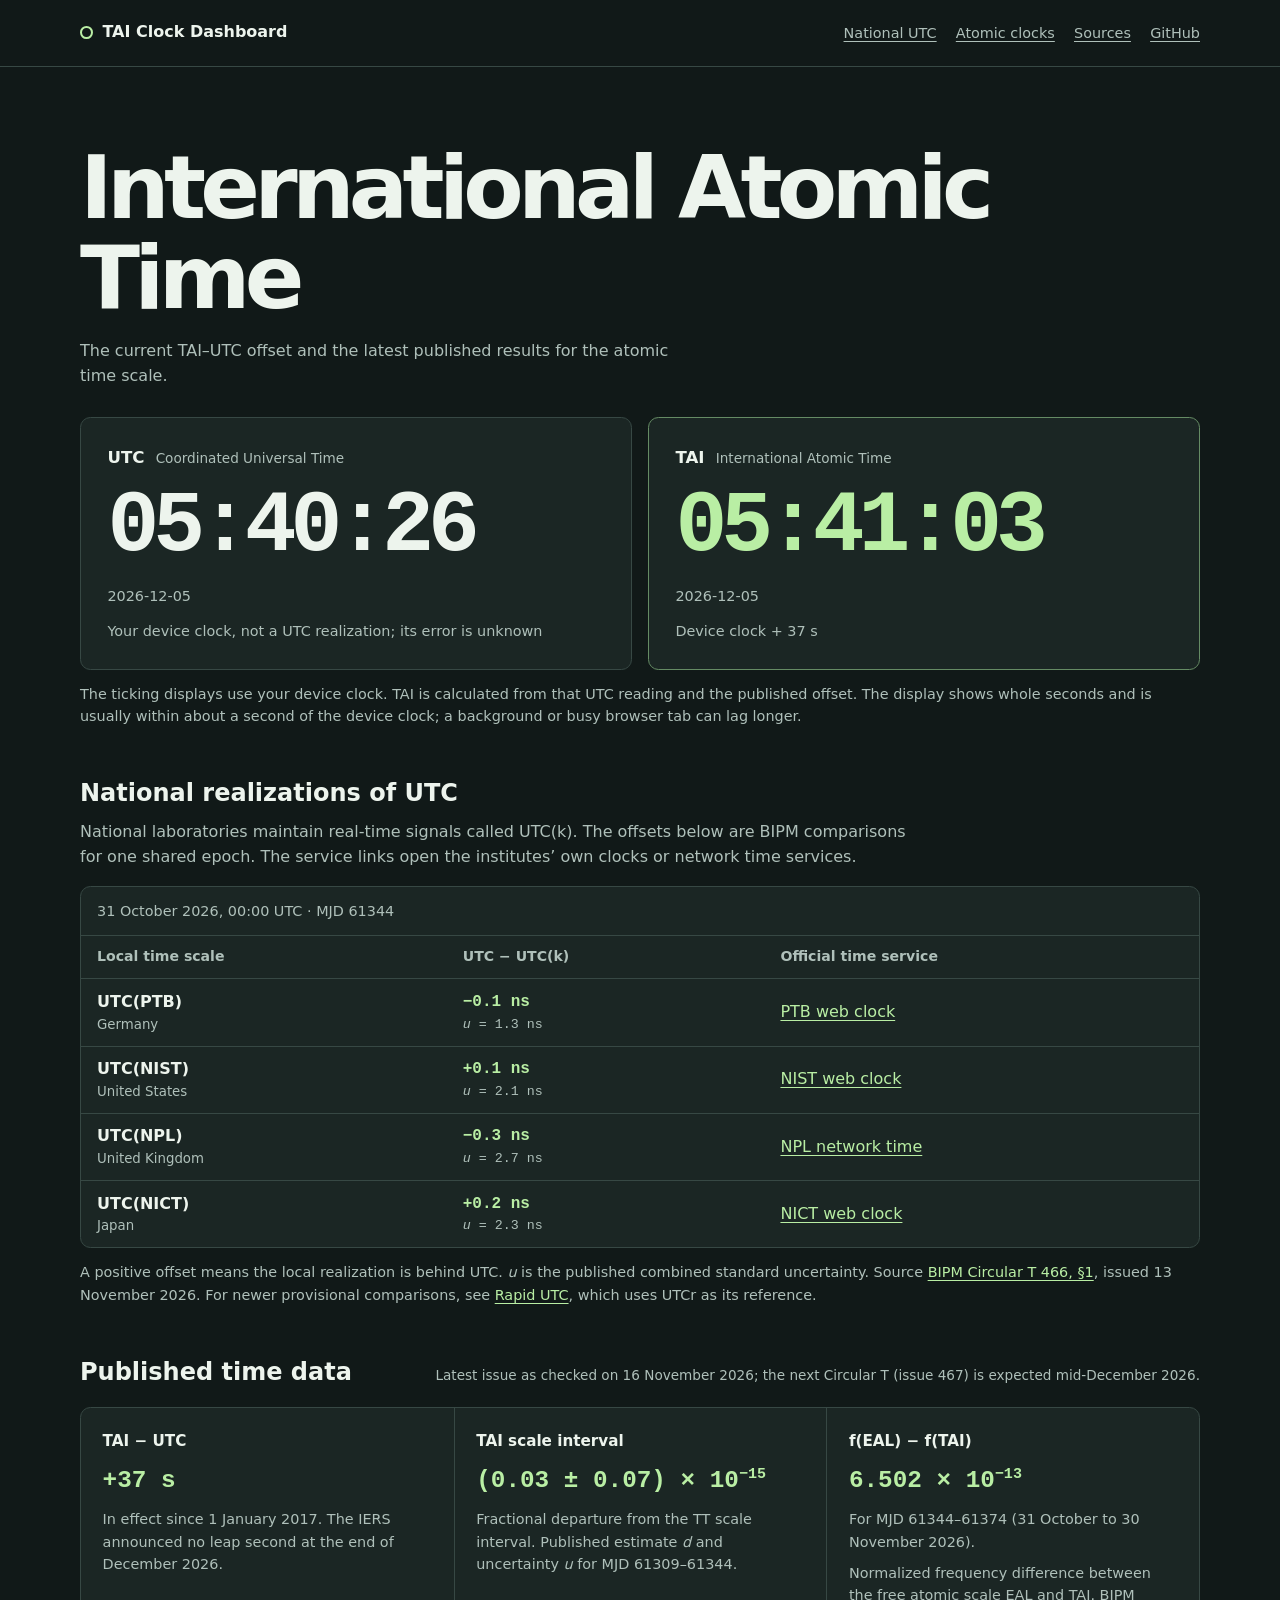
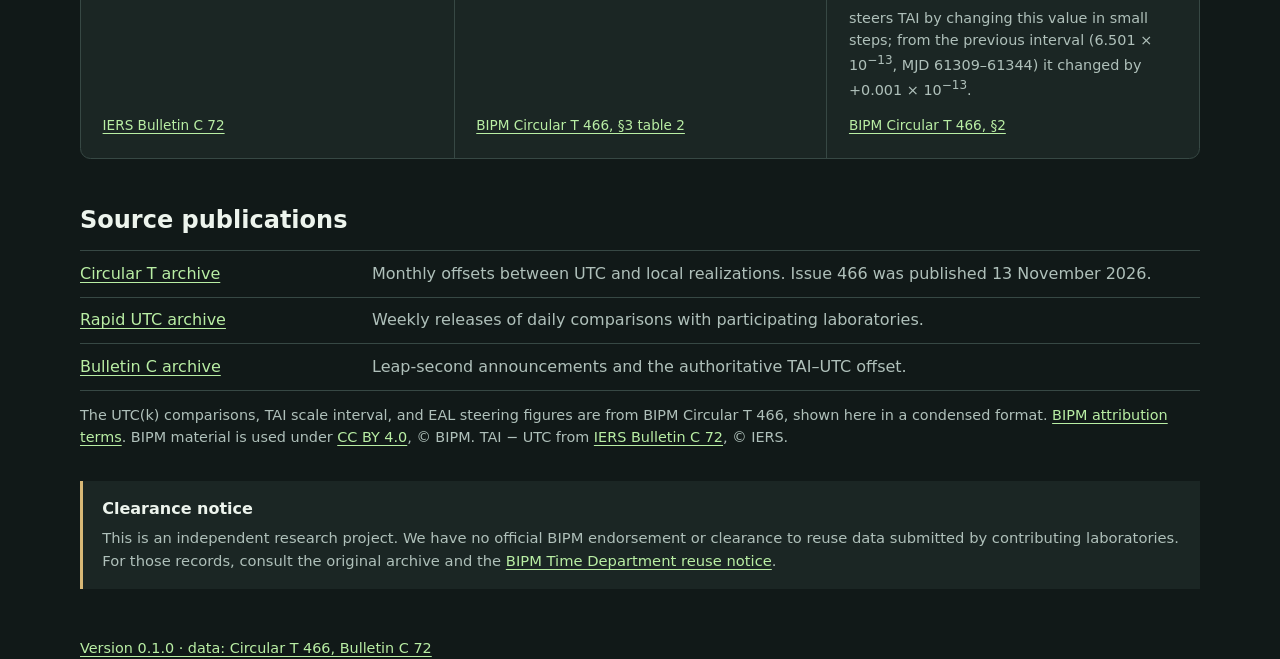
<file: public/index.html>
<!doctype html>
<html lang="en">
<head>
  <meta charset="utf-8">
  <meta name="viewport" content="width=device-width, initial-scale=1">
  <meta name="description" content="Device-clock estimates of UTC and TAI, with published International Atomic Time results and source links.">
  <title>TAI Clock Dashboard</title>
  <link rel="stylesheet" href="./styles.css">
  <script type="module" src="./clock.mjs"></script>
</head>
<body>
  <header class="topbar">
    <div class="wrap header-inner">
      <a href="./" class="brand"><span class="brand-mark" aria-hidden="true"></span>TAI Clock Dashboard</a>
      <nav aria-label="Page links">
        <a href="#national-utc">National UTC</a>
        <a href="./clocks.html">Atomic clocks</a>
        <a href="#sources">Sources</a>
        <a href="https://github.com/uwarring82/tai-clock-dashboard">GitHub</a>
      </nav>
    </div>
  </header>
  <main class="wrap">
    <section class="hero" aria-labelledby="title">
      <h1 id="title">International Atomic Time</h1>
      <p class="subtitle">The current TAI–UTC offset and the latest published results for the atomic time scale.</p>
      <div class="clocks">
        <div class="clock">
          <h2>UTC <span>Coordinated Universal Time</span></h2>
          <p class="digits" id="utc-time">--:--:--</p>
          <p class="clock-date" id="utc-date">Device clock</p>
          <p class="clock-note">Your device clock, not a UTC realization; its error is unknown</p>
        </div>
        <div class="clock tai">
          <h2>TAI <span>International Atomic Time</span></h2>
          <p class="digits" id="tai-time">--:--:--</p>
          <p class="clock-date" id="tai-date">UTC + 37 s</p>
          <p class="clock-note">Device clock + 37 s</p>
        </div>
      </div>
      <p class="clock-note">The ticking displays use your device clock. TAI is calculated from that UTC reading and the published offset. The display shows whole seconds and is usually within about a second of the device clock; a background or busy browser tab can lag longer.</p>
      <noscript><p class="clock-note">Enable JavaScript to see the ticking displays.</p></noscript>
    </section>

    <section class="national-utc" aria-labelledby="national-utc">
      <h2 id="national-utc">National realizations of UTC</h2>
      <p class="section-note">National laboratories maintain real-time signals called UTC(k). The offsets below are BIPM comparisons for one shared epoch. The service links open the institutes’ own clocks or network time services.</p>
      <div class="utc-table-wrap">
        <table class="utc-table">
          <caption><time datetime="2026-10-31T00:00:00Z">31 October 2026, 00:00 UTC</time> · MJD 61344</caption>
          <thead>
            <tr>
              <th scope="col">Local time scale</th>
              <th scope="col">UTC − UTC(k)</th>
              <th scope="col">Official time service</th>
            </tr>
          </thead>
          <tbody>
            <tr>
              <th scope="row">UTC(PTB)<small>Germany</small></th>
              <td class="utc-offset"><strong>−0.1 ns</strong><small><var>u</var> = 1.3 ns</small></td>
              <td><a href="https://uhr.ptb.de/">PTB web clock</a></td>
            </tr>
            <tr>
              <th scope="row">UTC(NIST)<small>United States</small></th>
              <td class="utc-offset"><strong>+0.1 ns</strong><small><var>u</var> = 2.1 ns</small></td>
              <td><a href="https://timegov.nist.gov/">NIST web clock</a></td>
            </tr>
            <tr>
              <th scope="row">UTC(NPL)<small>United Kingdom</small></th>
              <td class="utc-offset"><strong>−0.3 ns</strong><small><var>u</var> = 2.7 ns</small></td>
              <td><a href="https://www.npl.co.uk/products-services/time-frequency/network-time-protocol">NPL network time</a></td>
            </tr>
            <tr>
              <th scope="row">UTC(NICT)<small>Japan</small></th>
              <td class="utc-offset"><strong>+0.2 ns</strong><small><var>u</var> = 2.3 ns</small></td>
              <td><a href="https://www.nict.go.jp/JST/JST5.html">NICT web clock</a></td>
            </tr>
          </tbody>
        </table>
      </div>
      <p class="clock-note">A positive offset means the local realization is behind UTC. <var>u</var> is the published combined standard uncertainty. Source <a href="https://webtai.bipm.org/ftp/pub/tai/Circular-T/cirthtm/cirt.466.html">BIPM Circular T 466, §1</a>, issued <time datetime="2026-11-13">13 November 2026</time>. For newer provisional comparisons, see <a href="https://www.bipm.org/en/time-ftp/utcr">Rapid UTC</a>, which uses UTCr as its reference.</p>
    </section>

    <section class="results" aria-labelledby="results-title">
      <div class="section-heading">
        <h2 id="results-title">Published time data</h2>
        <p>Latest issue as checked on <time datetime="2026-11-16">16 November 2026</time>; the next Circular T (issue 467) is expected mid-December 2026.</p>
      </div>
      <div class="metrics">
        <article>
          <h3>TAI − UTC</h3>
          <p class="value" id="tai-offset" data-seconds="37"
             data-start="2017-01-01T00:00:00Z" data-end="2027-07-01T00:00:00Z">+37 <span>s</span></p>
          <p>In effect since 1 January 2017. The IERS announced no leap second at the end of December 2026.</p>
          <a href="https://datacenter.iers.org/data/html/bulletinc-072.html">IERS Bulletin C 72</a>
        </article>
        <article>
          <h3>TAI scale interval</h3>
          <p class="value">(0.03 ± 0.07) × 10<sup>−15</sup></p>
          <p>Fractional departure from the TT scale interval. Published estimate <var>d</var> and uncertainty <var>u</var> for MJD 61309–61344.</p>
          <a href="https://webtai.bipm.org/ftp/pub/tai/Circular-T/cirthtm/cirt.466.html">BIPM Circular T 466, §3 table 2</a>
        </article>
        <article>
          <h3>f(EAL) − f(TAI)</h3>
          <p class="value">6.502 × 10<sup>−13</sup></p>
          <p>For MJD 61344–61374 (31 October to 30 November 2026).</p>
          <p>Normalized frequency difference between the free atomic scale EAL and TAI. BIPM steers TAI by changing this value in small steps; from the previous interval (6.501 × 10<sup>−13</sup>, MJD 61309–61344) it changed by +0.001 × 10<sup>−13</sup>.</p>
          <a href="https://webtai.bipm.org/ftp/pub/tai/Circular-T/cirthtm/cirt.466.html">BIPM Circular T 466, §2</a>
        </article>
      </div>
    </section>

    <section class="sources" aria-labelledby="sources">
      <h2 id="sources">Source publications</h2>
      <ul>
        <li><a href="https://www.bipm.org/en/time-ftp/circular-t">Circular T archive</a><span>Monthly offsets between UTC and local realizations. Issue 466 was published 13 November 2026.</span></li>
        <li><a href="https://www.bipm.org/en/time-ftp/utcr">Rapid UTC archive</a><span>Weekly releases of daily comparisons with participating laboratories.</span></li>
        <li><a href="https://datacenter.iers.org/availableVersions.php?id=16">Bulletin C archive</a><span>Leap-second announcements and the authoritative TAI–UTC offset.</span></li>
      </ul>
      <p class="attribution">The UTC(k) comparisons, TAI scale interval, and EAL steering figures are from BIPM Circular T 466, shown here in a condensed format. <a href="https://www.bipm.org/en/copyright">BIPM attribution terms</a>. BIPM material is used under <a href="https://creativecommons.org/licenses/by/4.0/">CC BY 4.0</a>, © BIPM. TAI − UTC from <a href="https://datacenter.iers.org/data/html/bulletinc-072.html">IERS Bulletin C 72</a>, © IERS.</p>
    </section>

    <aside class="notice" aria-labelledby="notice-title">
      <h2 id="notice-title">Clearance notice</h2>
      <p>This is an independent research project. We have no official BIPM endorsement or clearance to reuse data submitted by contributing laboratories. For those records, consult the original archive and the <a href="https://www.bipm.org/en/time-ftp">BIPM Time Department reuse notice</a>.</p>
    </aside>
  </main>
  <footer class="wrap">
    <p class="attribution"><a href="https://github.com/uwarring82/tai-clock-dashboard/releases/tag/v0.1.0">Version 0.1.0 · data: Circular T 466, Bulletin C 72</a></p>
  </footer>
</body>
</html>
</file>
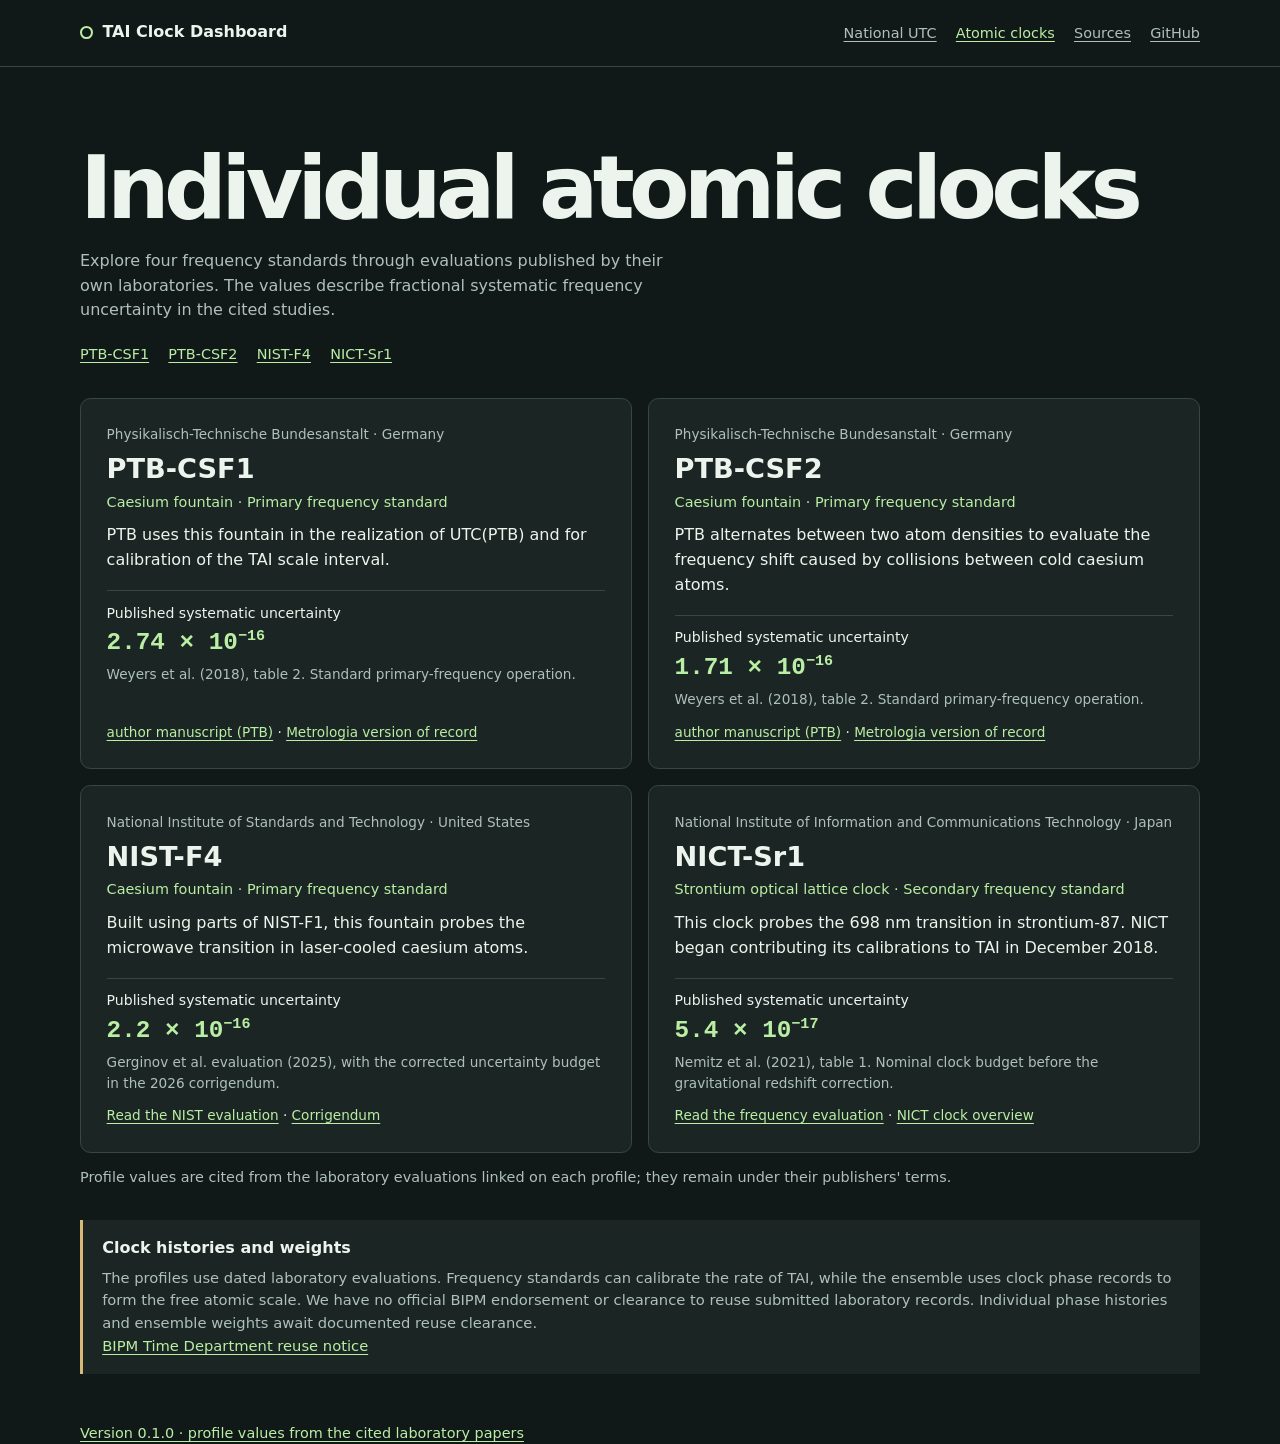
<file: public/clocks.html>
<!doctype html>
<html lang="en">
<head>
  <meta charset="utf-8">
  <meta name="viewport" content="width=device-width, initial-scale=1">
  <meta name="description" content="Individual atomic clock profiles and published frequency evaluations from PTB, NIST, and NICT.">
  <title>Individual Atomic Clocks · TAI Clock Dashboard</title>
  <link rel="stylesheet" href="./styles.css">
</head>
<body>
  <header class="topbar">
    <div class="wrap header-inner">
      <a href="./" class="brand"><span class="brand-mark" aria-hidden="true"></span>TAI Clock Dashboard</a>
      <nav aria-label="Page links">
        <a href="./#national-utc">National UTC</a>
        <a href="./clocks.html" aria-current="page">Atomic clocks</a>
        <a href="./#sources">Sources</a>
        <a href="https://github.com/uwarring82/tai-clock-dashboard">GitHub</a>
      </nav>
    </div>
  </header>

  <main class="wrap">
    <section class="hero directory-hero" aria-labelledby="page-title">
      <h1 id="page-title">Individual atomic clocks</h1>
      <p class="subtitle">Explore four frequency standards through evaluations published by their own laboratories. The values describe fractional systematic frequency uncertainty in the cited studies.</p>
      <nav class="directory-nav" aria-label="Jump to an instrument">
        <a href="#ptb-csf1">PTB-CSF1</a>
        <a href="#ptb-csf2">PTB-CSF2</a>
        <a href="#nist-f4">NIST-F4</a>
        <a href="#nict-sr1">NICT-Sr1</a>
      </nav>
    </section>

    <section class="clock-directory" aria-label="Clock profiles">
      <article id="ptb-csf1" class="clock-profile" aria-labelledby="ptb-csf1-name">
        <p class="profile-lab">Physikalisch-Technische Bundesanstalt · Germany</p>
        <h2 id="ptb-csf1-name">PTB-CSF1</h2>
        <p class="profile-role">Caesium fountain · Primary frequency standard</p>
        <p class="profile-detail">PTB uses this fountain in the realization of UTC(PTB) and for calibration of the TAI scale interval.</p>
        <dl>
          <dt>Published systematic uncertainty</dt>
          <dd class="value">2.74 × 10<sup>−16</sup></dd>
        </dl>
        <p class="profile-context">Weyers et al. (2018), table 2. Standard primary-frequency operation.</p>
        <p class="profile-source"><a href="https://www.ptb.de/cms/fileadmin/internet/fachabteilungen/abteilung_4/4.4_zeit_und_frequenz/2018_Weyers_Metrologia__Advances_in_the_accuracy__stability__and_reliability_of_the_PTB_primary_fountain_clocks.pdf">author manuscript (PTB)</a> · <a href="https://doi.org/10.1088/1681-7575/aae008">Metrologia version of record</a></p>
      </article>

      <article id="ptb-csf2" class="clock-profile" aria-labelledby="ptb-csf2-name">
        <p class="profile-lab">Physikalisch-Technische Bundesanstalt · Germany</p>
        <h2 id="ptb-csf2-name">PTB-CSF2</h2>
        <p class="profile-role">Caesium fountain · Primary frequency standard</p>
        <p class="profile-detail">PTB alternates between two atom densities to evaluate the frequency shift caused by collisions between cold caesium atoms.</p>
        <dl>
          <dt>Published systematic uncertainty</dt>
          <dd class="value">1.71 × 10<sup>−16</sup></dd>
        </dl>
        <p class="profile-context">Weyers et al. (2018), table 2. Standard primary-frequency operation.</p>
        <p class="profile-source"><a href="https://www.ptb.de/cms/fileadmin/internet/fachabteilungen/abteilung_4/4.4_zeit_und_frequenz/2018_Weyers_Metrologia__Advances_in_the_accuracy__stability__and_reliability_of_the_PTB_primary_fountain_clocks.pdf">author manuscript (PTB)</a> · <a href="https://doi.org/10.1088/1681-7575/aae008">Metrologia version of record</a></p>
      </article>

      <article id="nist-f4" class="clock-profile" aria-labelledby="nist-f4-name">
        <p class="profile-lab">National Institute of Standards and Technology · United States</p>
        <h2 id="nist-f4-name">NIST-F4</h2>
        <p class="profile-role">Caesium fountain · Primary frequency standard</p>
        <p class="profile-detail">Built using parts of NIST-F1, this fountain probes the microwave transition in laser-cooled caesium atoms.</p>
        <dl>
          <dt>Published systematic uncertainty</dt>
          <dd class="value">2.2 × 10<sup>−16</sup></dd>
        </dl>
        <p class="profile-context">Gerginov et al. evaluation (2025), with the corrected uncertainty budget in the 2026 corrigendum.</p>
        <p class="profile-source"><a href="https://doi.org/10.1088/1681-7575/adc7bd">Read the NIST evaluation</a> · <a href="https://doi.org/10.1088/1681-7575/ae382e">Corrigendum</a></p>
      </article>

      <article id="nict-sr1" class="clock-profile" aria-labelledby="nict-sr1-name">
        <p class="profile-lab">National Institute of Information and Communications Technology · Japan</p>
        <h2 id="nict-sr1-name">NICT-Sr1</h2>
        <p class="profile-role">Strontium optical lattice clock · Secondary frequency standard</p>
        <p class="profile-detail">This clock probes the 698 nm transition in strontium-87. NICT began contributing its calibrations to TAI in December 2018.</p>
        <dl>
          <dt>Published systematic uncertainty</dt>
          <dd class="value">5.4 × 10<sup>−17</sup></dd>
        </dl>
        <p class="profile-context">Nemitz et al. (2021), table 1. Nominal clock budget before the gravitational redshift correction.</p>
        <p class="profile-source"><a href="https://doi.org/10.1088/1681-7575/abc232">Read the frequency evaluation</a> · <a href="https://www.nict.go.jp/en/sts/optical_lattice_clock.html">NICT clock overview</a></p>
      </article>
    </section>

    <p class="attribution">Profile values are cited from the laboratory evaluations linked on each profile; they remain under their publishers' terms.</p>

    <aside class="notice" aria-labelledby="notice-title">
      <h2 id="notice-title">Clock histories and weights</h2>
      <p>The profiles use dated laboratory evaluations. Frequency standards can calibrate the rate of TAI, while the ensemble uses clock phase records to form the free atomic scale. We have no official BIPM endorsement or clearance to reuse submitted laboratory records. Individual phase histories and ensemble weights await documented reuse clearance.</p>
      <p><a href="https://www.bipm.org/en/time-ftp">BIPM Time Department reuse notice</a></p>
    </aside>
  </main>
  <footer class="wrap">
    <p class="attribution"><a href="https://github.com/uwarring82/tai-clock-dashboard/releases/tag/v0.1.0">Version 0.1.0 · profile values from the cited laboratory papers</a></p>
  </footer>
</body>
</html>
</file>
<file: public/styles.css>
:root {
  color-scheme: dark;
  font-family: "Geist", "Inter", system-ui, sans-serif;
  background: #111918;
  color: #edf4ed;
  --muted: #afc0ba;
  --line: #374844;
  --accent: #b9eea4;
  --panel: #1b2624;
}

* { box-sizing: border-box; }
body { margin: 0; line-height: 1.55; }
a { color: var(--accent); text-underline-offset: .2em; }
a:focus-visible { outline: 2px solid var(--accent); outline-offset: 5px; }
.wrap { width: min(100% - 2rem, 70rem); margin-inline: auto; }

.topbar { border-bottom: 1px solid var(--line); }
.header-inner { display: flex; justify-content: space-between; align-items: center; gap: 1rem; min-height: 4.1rem; }
.brand { display: flex; align-items: center; gap: .6rem; color: inherit; font-weight: 650; text-decoration: none; }
.brand-mark { width: .8rem; height: .8rem; border: 2px solid var(--accent); border-radius: 50%; }
nav { display: flex; flex-wrap: wrap; gap: .5rem 1.2rem; font-size: .9rem; }
nav a { color: var(--muted); }

.hero { margin-block: clamp(2rem, 7vw, 4.75rem) 3rem; }
h1, h2, h3, p { margin: 0; }
h1 { font-size: clamp(2.4rem, 8vw, 5.5rem); line-height: 1.025; letter-spacing: -.065em; }
.subtitle { color: var(--muted); margin-top: 1rem; max-width: 38rem; }
.clocks { display: grid; grid-template-columns: repeat(2, minmax(0, 1fr)); gap: 1rem; margin-top: 1.8rem; }
.clock { min-width: 0; padding: clamp(1rem, 3vw, 1.65rem); border: 1px solid var(--line); border-radius: .65rem; background: var(--panel); }
.clock h2 { display: flex; flex-wrap: wrap; align-items: baseline; gap: .25rem .7rem; font-size: 1.04rem; }
.clock h2 span { color: var(--muted); font-size: .85rem; font-weight: 450; }
.tai { border-color: #658b64; }
.tai .digits { color: var(--accent); }
.digits, .value { font-family: "IBM Plex Mono", ui-monospace, Consolas, monospace; font-variant-numeric: tabular-nums; font-weight: 650; }
.digits { font-size: clamp(2.15rem, 6.8vw, 5.4rem); line-height: 1.12; letter-spacing: -.07em; margin-block: .55rem; }
.clock-date { color: var(--muted); font-size: .9rem; }
.clock-note, .attribution { color: var(--muted); margin-top: .8rem; font-size: .9rem; }

.section-heading { display: flex; flex-wrap: wrap; align-items: baseline; justify-content: space-between; gap: .45rem 1rem; margin-bottom: 1rem; }
.section-heading p { color: var(--muted); font-size: .85rem; }
.metrics { display: grid; grid-template-columns: repeat(3, minmax(0, 1fr)); border: 1px solid var(--line); border-radius: .65rem; background: var(--panel); }
.metrics article { display: flex; flex-direction: column; gap: .55rem; padding: clamp(1rem, 2.5vw, 1.35rem); }
.metrics article + article { border-left: 1px solid var(--line); }
h3 { font-size: .95rem; }
.value { font-size: clamp(1rem, 2.5vw, 1.52rem); color: var(--accent); }
.value sup { font-size: .62em; }
.metrics article > p:not(.value) { color: var(--muted); font-size: .9rem; }
.metrics article > a { margin-top: auto; padding-top: .3rem; font-size: .85rem; }

.sources { margin-top: 2.7rem; }
.sources ul { margin: .7rem 0 0; padding: 0; list-style: none; border-top: 1px solid var(--line); }
.sources li { display: grid; grid-template-columns: minmax(12rem, 1fr) 3fr; gap: .35rem 1rem; padding-block: .65rem; border-bottom: 1px solid var(--line); }
.sources li span { color: var(--muted); }
.notice { padding: 1rem 1.2rem; margin-block: 2rem 3rem; border-left: .2rem solid #d8b876; background: var(--panel); }
.notice h2 { font-size: 1rem; margin-bottom: .35rem; }
.notice p { color: var(--muted); font-size: .92rem; }

@media (max-width: 44rem) {
  .metrics { grid-template-columns: 1fr; }
  .metrics article + article { border-left: 0; border-top: 1px solid var(--line); }
}
@media (max-width: 30rem) {
  .clocks, .sources li { grid-template-columns: 1fr; }
  .digits { font-size: clamp(2.4rem, 11vw, 3.6rem); }
  .header-inner { padding-block: .65rem; }
}

nav a[aria-current="page"] { color: var(--accent); }
.directory-hero { margin-bottom: 2rem; }
.directory-nav { margin-top: 1.25rem; }
.directory-nav a { color: var(--accent); }
.clock-directory { display: grid; grid-template-columns: repeat(2, minmax(0, 1fr)); gap: 1rem; }
.clock-profile {
  display: flex;
  flex-direction: column;
  min-width: 0;
  padding: clamp(1.1rem, 3vw, 1.6rem);
  border: 1px solid var(--line);
  border-radius: .65rem;
  background: var(--panel);
}
.clock-profile:target { border-color: var(--accent); }
.profile-lab, .profile-context { color: var(--muted); font-size: .85rem; }
.clock-profile h2 { margin-top: .2rem; font-size: 1.7rem; }
.profile-role { color: var(--accent); font-size: .9rem; }
.profile-detail { margin-top: .65rem; }
.clock-profile dl { margin: 1.1rem 0 .15rem; padding-top: .7rem; border-top: 1px solid var(--line); }
.clock-profile dt { font-size: .88rem; }
.clock-profile dd { margin-inline-start: 0; }
.profile-context { margin-bottom: .7rem; }
.profile-source { margin-top: auto; font-size: .85rem; }

@media (max-width: 44rem) {
  .clock-directory { grid-template-columns: 1fr; }
}

.national-utc { margin-bottom: 3rem; }
.section-note { margin-block: .5rem 1rem; color: var(--muted); max-width: 52rem; }
.utc-table-wrap { border: 1px solid var(--line); border-radius: .65rem; background: var(--panel); }
.utc-table { width: 100%; border-collapse: collapse; text-align: left; }
.utc-table caption { padding: .8rem 1rem; text-align: left; color: var(--muted); font-size: .9rem; }
.utc-table th, .utc-table td { border-top: 1px solid var(--line); padding: .65rem 1rem; }
.utc-table thead th { color: var(--muted); font-weight: 600; font-size: .88rem; }
.utc-table small { display: block; color: var(--muted); font-weight: 400; }
.utc-offset { font-family: "IBM Plex Mono", ui-monospace, Consolas, monospace; font-variant-numeric: tabular-nums; }
.utc-offset strong { color: var(--accent); white-space: nowrap; }

@media (max-width: 30rem) {
  .header-inner { align-items: flex-start; flex-direction: column; gap: .45rem; }
  .utc-table th, .utc-table td { padding-inline: .55rem; }
}
</file>
